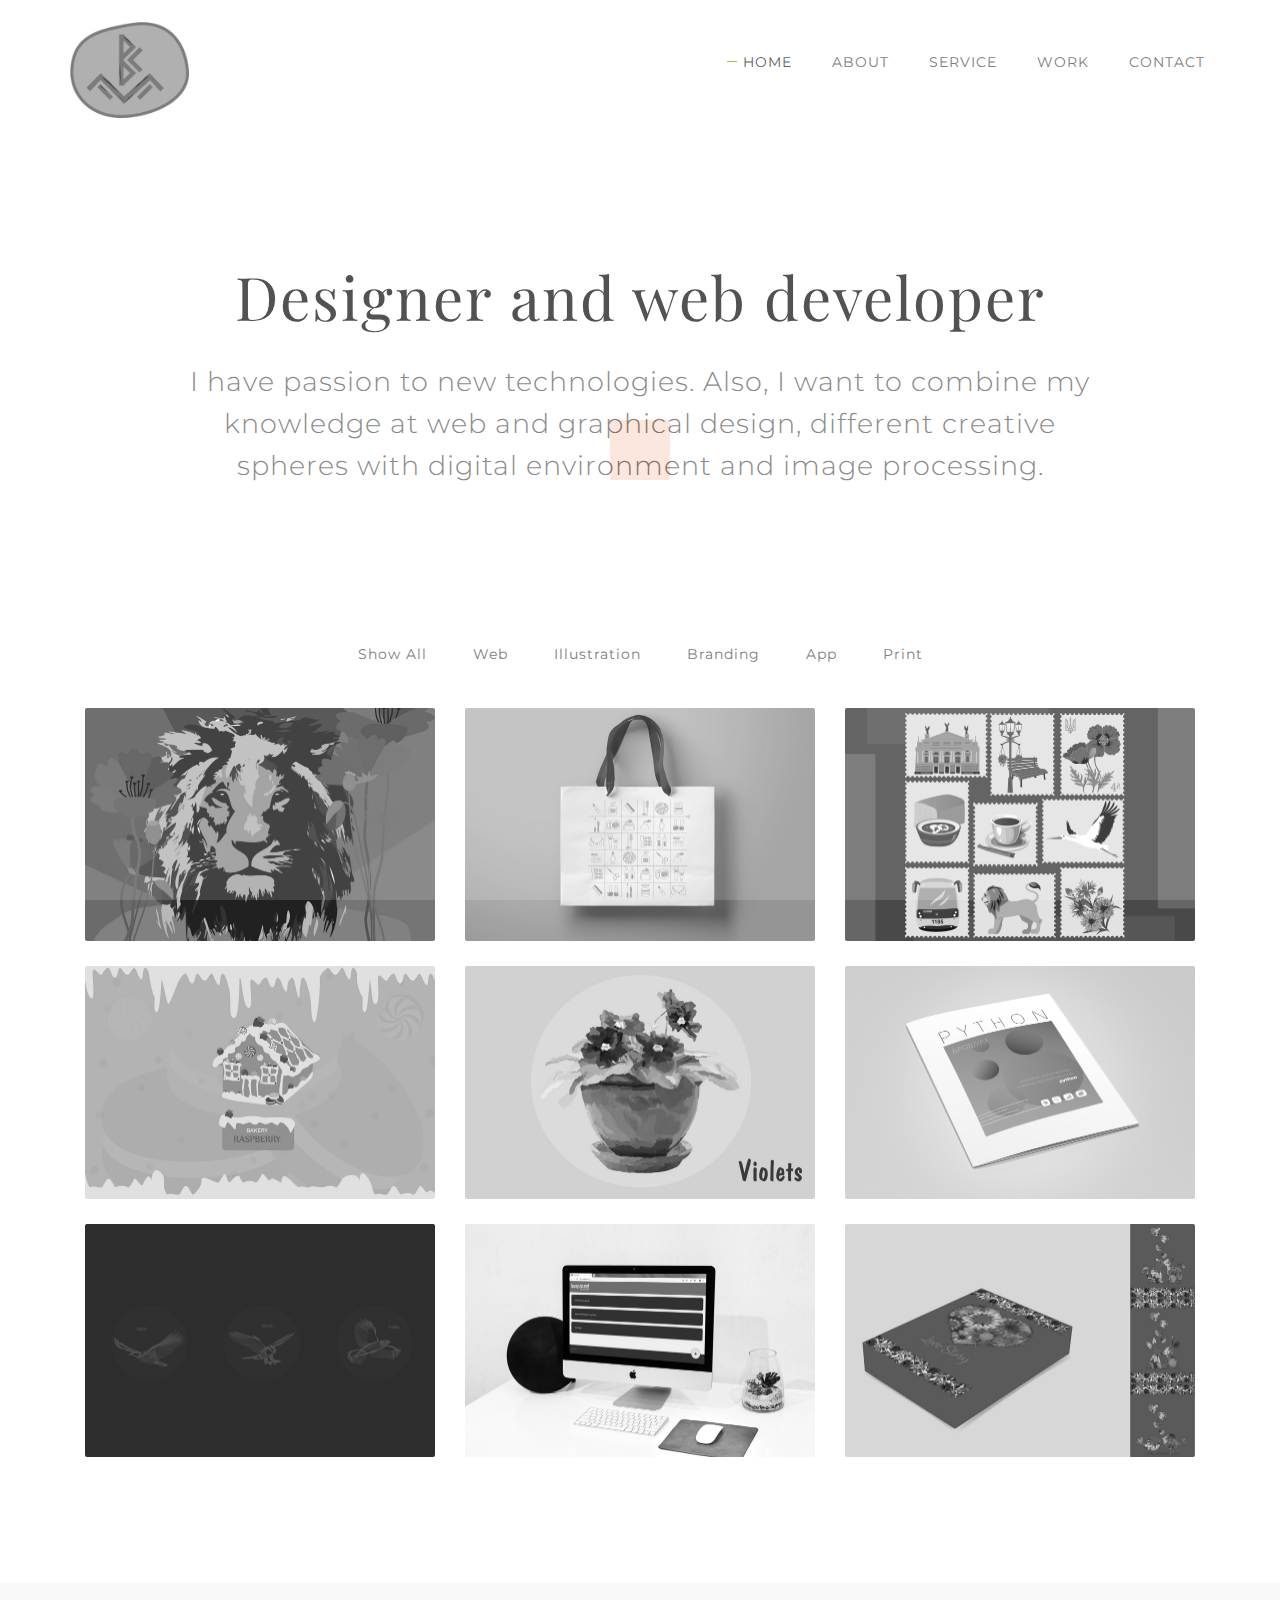
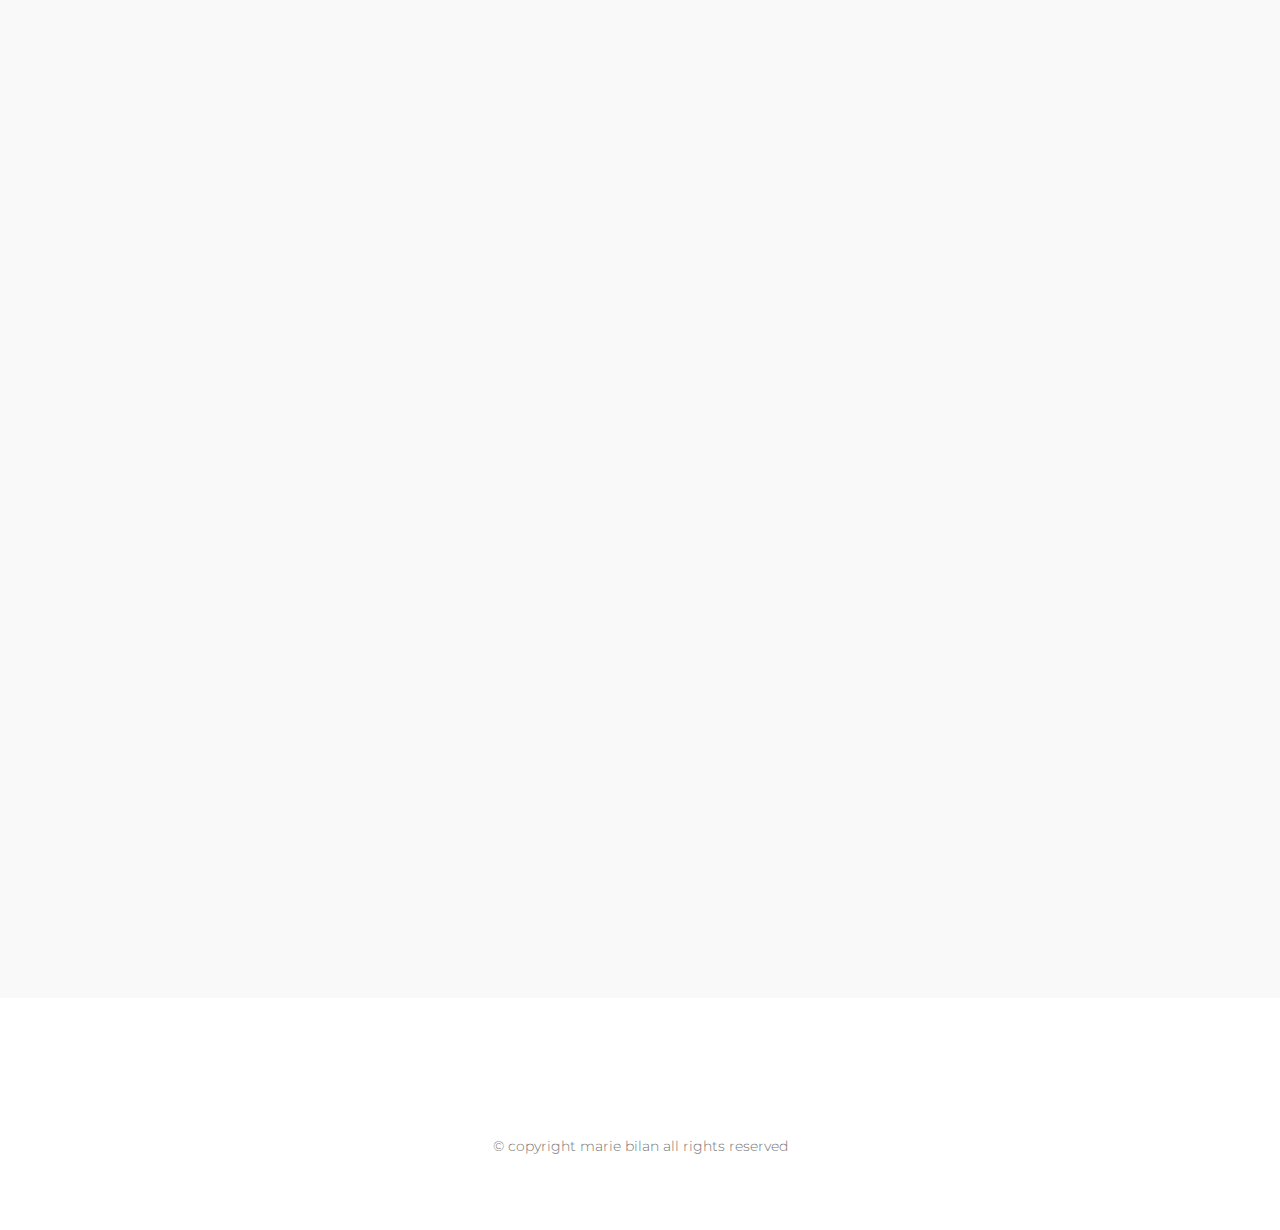
<file: index.html>
<!DOCTYPE html>
<html lang="en">
    <head>

        <meta charset="UTF-8">
        <meta http-equiv="X-UA-Compatible" content="IE=Edge">
        <meta name="description" content="Portfolio Website Design">
        <meta name="keywords" content="designer, photoshop, illustrator, krita, axure rp, figma, blender 3d, developer, html css javascript user">
        <meta name="author" content="Marie Bilan">
        <meta name="viewport" content="width=device-width, initial-scale=1, maximum-scale=1">
        <link rel="shortcut icon" href="favicon/favicon.ico">
		<link rel="icon" sizes="16x16 32x32 64x64" href="favicon/favicon.ico">
		<link rel="icon" type="image/png" sizes="196x196" href="favicon/favicon-192.png">
		<link rel="icon" type="image/png" sizes="160x160" href="favicon/favicon-160.png">
		<link rel="icon" type="image/png" sizes="96x96" href="favicon/favicon-96.png">
		<link rel="icon" type="image/png" sizes="64x64" href="favicon/favicon-64.png">
		<link rel="icon" type="image/png" sizes="32x32" href="favicon/favicon-32.png">
		<link rel="icon" type="image/png" sizes="16x16" href="favicon/favicon-16.png">
		<link rel="apple-touch-icon" href="favicon/favicon-57.png">
		<link rel="apple-touch-icon" sizes="114x114" href="favicon/favicon-114.png">
		<link rel="apple-touch-icon" sizes="72x72" href="favicon/favicon-72.png">
		<link rel="apple-touch-icon" sizes="144x144" href="favicon/favicon-144.png">
		<link rel="apple-touch-icon" sizes="60x60" href="favicon/favicon-60.png">
		<link rel="apple-touch-icon" sizes="120x120" href="favicon/favicon-120.png">
		<link rel="apple-touch-icon" sizes="76x76" href="favicon/favicon-76.png">
		<link rel="apple-touch-icon" sizes="152x152" href="favicon/favicon-152.png">
		<link rel="apple-touch-icon" sizes="180x180" href="favicon/favicon-180.png">
		<meta name="msapplication-TileColor" content="#FFFFFF">
		<meta name="msapplication-TileImage" content="favicon/favicon-144.png">
		<meta name="msapplication-config" content="favicon/browserconfig.xml">

        <title>Marie Bilan</title>

        <!-- Bootstrap CSS -->
        <link rel="stylesheet" href="css/bootstrap.min.css"> 

        <!-- Main css -->
        <link rel="stylesheet" href="css/style.css">

        <!-- Animate CSS -->
        <link rel="stylesheet" href="css/animate.css">

        <!-- Font Awesome Icons CSS -->
        <link rel="stylesheet" href="css/font-awesome.min.css">

        <!-- Magnific-popup CSS -->
        <link rel="stylesheet" href="css/magnific-popup.css">

        <!-- Google Fonts Link -->
        <link href="https://fonts.googleapis.com/css?family=Montserrat:100,200,300,400,500,600,700,800,900" rel="stylesheet" type="text/css">
        <link href="https://fonts.googleapis.com/css?family=Playfair+Display:400,700,900" rel="stylesheet" type="text/css">

    </head>
    <body>


        <!-- PRE LOADER -->

        <div class="preloader">
             <div class="sk-spinner sk-spinner-pulse"></div>
        </div>



        <!-- Navigation Section -->

        <div class="navbar navbar-default navbar-static-top">
            <div class="container">
                 <div class="navbar-header">
                    <button class="navbar-toggle" data-toggle="collapse" data-target=".navbar-collapse">
                        <span class="icon icon-bar"></span>
                        <span class="icon icon-bar"></span>
                        <span class="icon icon-bar"></span>
                    </button>
                    <div class='hidden-xs hidden-sm'>
                    <a href="index.html" class="logo"><img src="img/logo.png" title="mariebilan" class="img-responsive" alt="mariebilan"></a>
                    </div>
                    </div>
                <div class="collapse navbar-collapse">
                    <ul class="nav navbar-nav navbar-right">
                        <li class="active"><a href="index.html">Home</a></li>
                        <li><a href="about.html">About</a></li>
                        <li><a href="service.html">Service</a></li>
                        <li><a href="work.html">Work</a></li>
                        <li><a href="contact.html">Contact</a></li>
                    </ul>
                </div>

            </div>
        </div>
        
        <!-- Home Section -->

        <section id="home" class="main">
            <div class="container">
                <div class="row">

                    <div class="col-md-12 col-sm-12">
                        <h1 class="wow fadeInUp head" data-wow-delay="0.6s">Designer and web developer</h1>
                        <p class="wow fadeInUp lr-pd" data-wow-delay="0.8s">I have passion to new technologies. Also, I want to combine my knowledge at web and graphical design, different creative spheres with digital environment and image processing.</p>
                    </div>

                </div>
            </div>
        </section>


        <!-- Portfolio Section -->

        <section id="portfolio">
            <div class="container">
                <div class="row">

                    <div class="col-md-12 col-sm-12">

                        <!-- work section -->
                            <div class="work-section wow fadeInUp" data-wow-delay="1s">

                                <ul class="filter-wrapper clearfix">
                                     <li><a href="#" data-filter="*" class="selected opc-main-bg">Show All</a></li>
                                     <li><a href="#" class="opc-main-bg" data-filter=".web">Web</a></li>
                                     <li><a href="#" class="opc-main-bg" data-filter=".illustration">Illustration</a></li>
                                     <li><a href="#" class="opc-main-bg" data-filter=".branding">Branding</a></li>
                                     <li><a href="#" class="opc-main-bg" data-filter=".app">App</a></li>
                                    <li><a href="#" class="opc-main-bg" data-filter=".print">Print</a></li>
                                </ul>

                                <!-- work box section -->
                                <div class="work-box-section wow fadeInUp" data-wow-delay="1.4s">
                                    <div class="work-box-wrapper col4-work-box">

                                        <div class="work-box graphic web app col-md-4 col-sm-6">
                                            <div class="portfolio-thumb">
                                                <a href="img/portfolio-img1.jpg" class="image-popup">
                                                    <div class="portfolio-item-hover">
                                                        <i class="fa fa-plus"></i>
                                                    </div>
                                                    <img src="img/portfolio-img1.jpg" class="img-responsive" alt="Portfolio">
                                                </a>
                                            </div>
                                        </div>

                                        <div class="work-box graphic branding print col-md-4 col-sm-6">
                                            <div class="portfolio-thumb">
                                                <a href="img/portfolio-img2.jpg" class="image-popup">
                                                    <div class="portfolio-item-hover">
                                                        <i class="fa fa-plus"></i>
                                                    </div>
                                                    <img src="img/portfolio-img2.jpg" class="img-responsive" alt="Portfolio">
                                                </a>
                                            </div>
                                        </div>

                                        <div class="work-box graphic illustration col-md-4 col-sm-6">
                                            <div class="portfolio-thumb">
                                                <a href="img/portfolio-img3.jpg" class="image-popup">
                                                    <div class="portfolio-item-hover">
                                                        <i class="fa fa-plus"></i>
                                                    </div>
                                                    <img src="img/portfolio-img3.jpg" class="img-responsive" alt="Portfolio">
                                                </a>
                                            </div>
                                        </div>

                                        <div class="work-box graphic branding col-md-4 col-sm-6">
                                            <div class="portfolio-thumb">
                                                <a href="img/portfolio-img4.jpg" class="image-popup">
                                                    <div class="portfolio-item-hover">
                                                        <i class="fa fa-plus"></i>
                                                    </div>
                                                    <img src="img/portfolio-img4.jpg" class="img-responsive" alt="Portfolio">
                                                </a>
                                            </div>
                                        </div>

                                        <div class="work-box web illustration col-md-4 col-sm-6">
                                            <div class="portfolio-thumb">
                                                <a href="img/portfolio-img5.jpg" class="image-popup">
                                                    <div class="portfolio-item-hover">
                                                        <i class="fa fa-plus"></i>
                                                    </div>
                                                    <img src="img/portfolio-img5.jpg" class="img-responsive" alt="Portfolio">
                                                </a>
                                            </div>
                                        </div>

                                        <div class="work-box print col-md-4 col-sm-6">
                                            <div class="portfolio-thumb">
                                                <a href="img/portfolio-img6.jpg" class="image-popup">
                                                    <div class="portfolio-item-hover">
                                                        <i class="fa fa-plus"></i>
                                                    </div>
                                                    <img src="img/portfolio-img6.jpg" class="img-responsive" alt="Portfolio">
                                                </a>
                                            </div>
                                        </div>

                                        <div class="work-box web col-md-4 col-sm-6">
                                            <div class="portfolio-thumb">
                                                <a href="img/portfolio-img7.jpg" class="image-popup">
                                                    <div class="portfolio-item-hover">
                                                        <i class="fa fa-plus"></i>
                                                    </div>
                                                    <img src="img/portfolio-img7.jpg" class="img-responsive" alt="Portfolio">
                                                </a>
                                            </div>
                                        </div>

                                        <div class="work-box graphic web app col-md-4 col-sm-6">
                                            <div class="portfolio-thumb">
                                                <a href="img/portfolio-img8.jpg" class="image-popup">
                                                    <div class="portfolio-item-hover">
                                                        <i class="fa fa-plus"></i>
                                                    </div>
                                                    <img src="img/portfolio-img8.jpg" class="img-responsive" alt="Portfolio">
                                                </a>
                                            </div>
                                        </div>

                                        <div class="work-box illustration branding print col-md-4 col-sm-6">
                                            <div class="portfolio-thumb">
                                                <a href="img/portfolio-img9.jpg" class="image-popup">
                                                    <div class="portfolio-item-hover">
                                                        <i class="fa fa-plus"></i>
                                                    </div>
                                                    <img src="img/portfolio-img9.jpg" class="img-responsive" alt="Portfolio">
                                                </a>
                                            </div>
                                        </div>

                                     </div>
                                </div>

                            </div>

                    </div>

                </div>
            </div>
        </section>

        
        <!-- CTA Section -->

        <section id="cta" class="bg-gray">
            <div class="container">
                <div class="row">
                        <div class="col-md-12 col-sm-12">
                                <div class="fox wow bounceIn centered" data-wow-duration="2s" data-wow-offset="300">
                                    <img src="img/fox.png" class="img-responsive" alt="fox" title="fox">
                                </div>
                            </div>

                    <div class="col-md-offset-2 col-md-8 col-sm-12">
                        <p class="wow fadeInUp" data-wow-delay="0.4s">My name is Marie. I'm graphic designer and web developer. <br> I bring a range of skills from print design, illustration design, ui-ux, programming to beautiful design and web technologies. <br> I always looking for great people to vibe with, let's connect through my social channels below.</p>
                        <a href="about.html" class="wow fadeInUp btn btn-success" data-wow-delay="0.8s">ABOUT ME</a>
                    </div>

                </div>
            </div>
        </section>
        

        <!-- Footer Section -->

        <footer>
                        
            <div class="container">
                <div class="row">                   
                   <div>
                        <div class="footer-copyright">
                                                  
                            <ul class="social-icon">	
                                <li><a target="_blank" rel="nofollow noopener noreferrer" title="facebook" href="https://www.facebook.com/marie.bilan.3" class="fa fa-facebook wow fadeInUp" data-wow-delay="0.2s"></a></li>
                                <li><a target="_blank" rel="nofollow noopener noreferrer" title="github" href="https://github.com/mariebilan" class="fa fa-github wow fadeInUp" data-wow-delay="0.4s"></a></li>
                                <li><a target="_blank" rel="nofollow noopener noreferrer" title="linkedin" href="https://www.linkedin.com/in/maria-bilan-7962a5180" class="fa fa-linkedin wow fadeInUp" data-wow-delay="0.6s"></a></li>
                                <li><a target="_blank" rel="nofollow noopener noreferrer" title="instagram" href="https://www.instagram.com/marie.bilan/" class="fa fa-instagram wow fadeInUp" data-wow-delay="0.8s"></a></li>
                                <li><a target="_blank" rel="nofollow noopener noreferrer" title="behance" href="https://www.behance.net/mariebilan" class="fa fa-behance wow fadeInUp" data-wow-delay="1s"></a></li>
                            </ul>
                            <p class="small">&copy copyright marie bilan all rights reserved</p>
                        </div>
                    </div>
                  
                </div>
            </div>
        </footer>


        <!-- Back top -->

        <a href="#" class="go-top"><i class="fa fa-angle-up"></i></a>


        <!-- SCRIPTS -->

        <script src="js/jquery.js"></script>
        <script src="js/bootstrap.min.js"></script>
        <script src="js/wow.min.js"></script>
        <script src="js/isotope.js"></script>
        <script src="js/imagesloaded.min.js"></script>
        <script src="js/jquery.magnific-popup.min.js"></script>
        <script src="js/magnific-popup-options.js"></script>
        <script src="js/custom.js"></script>
        
              
    </body>
</html>
</file>
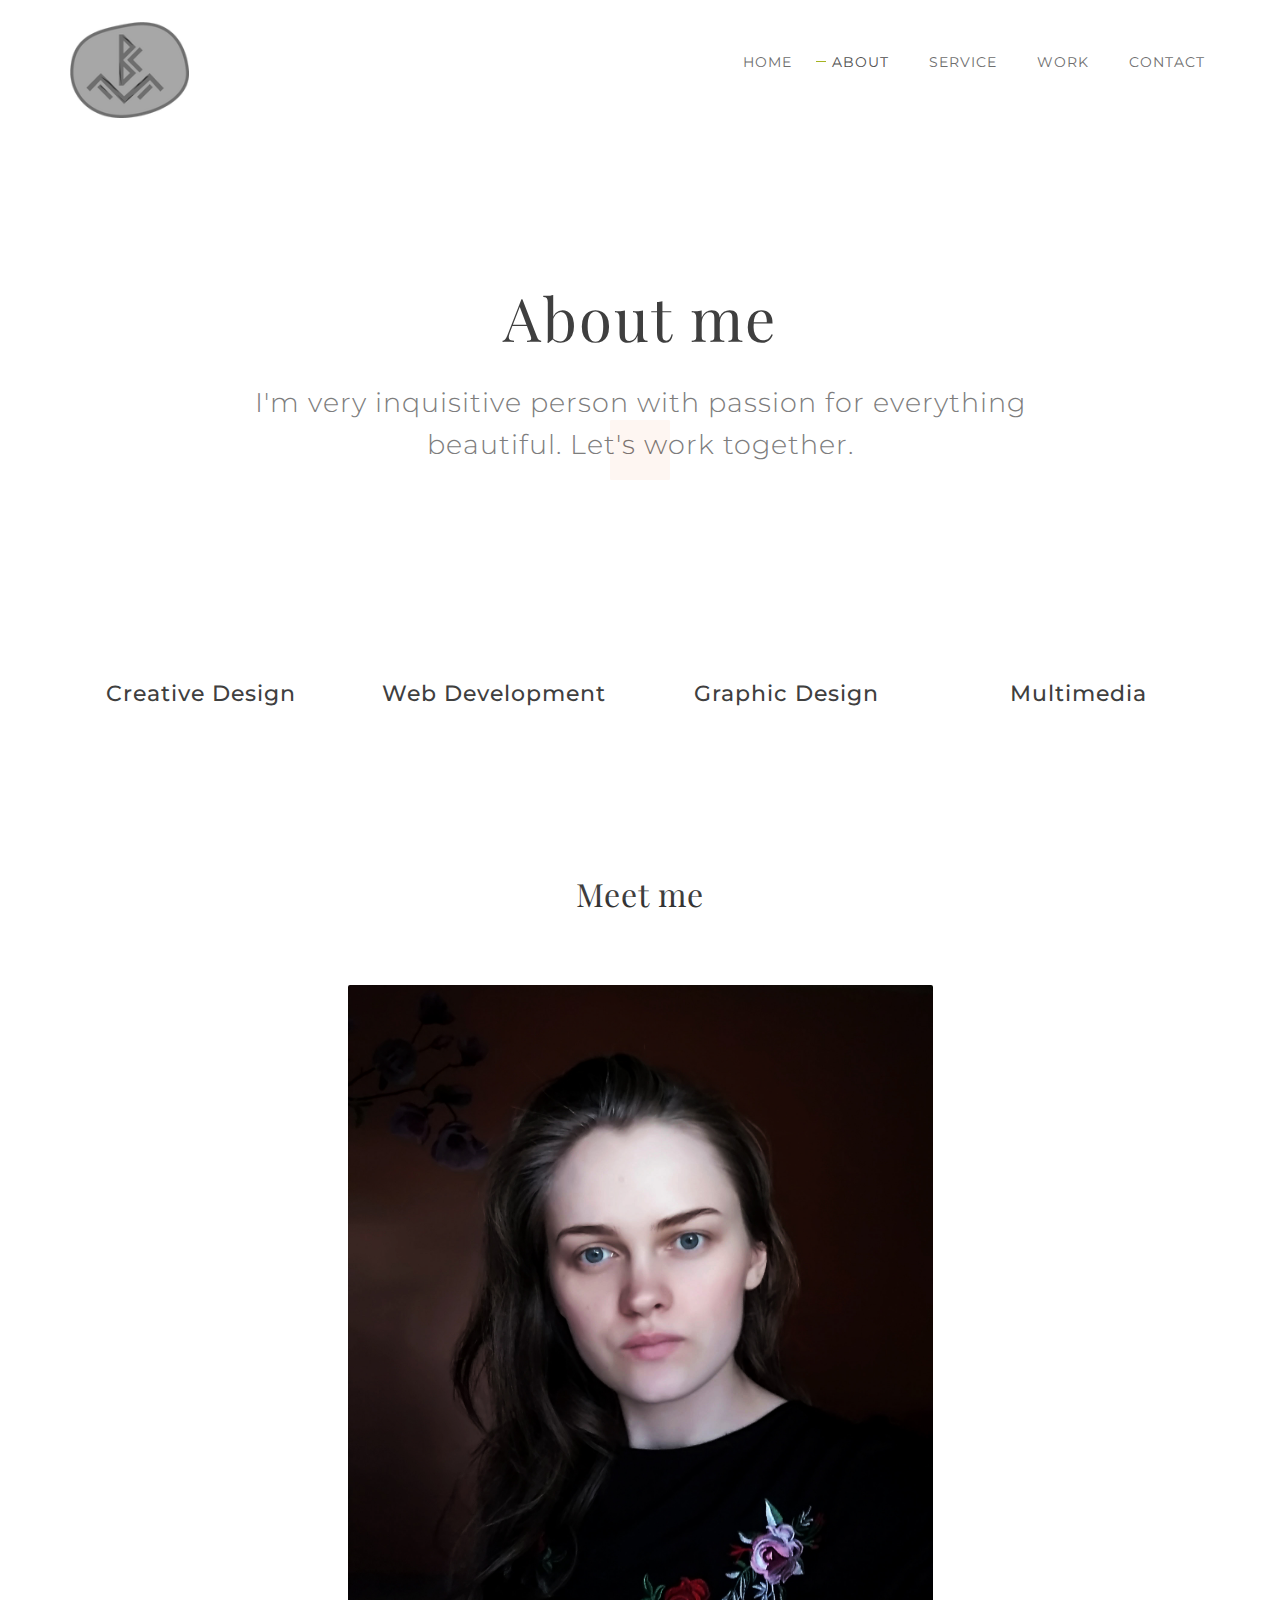
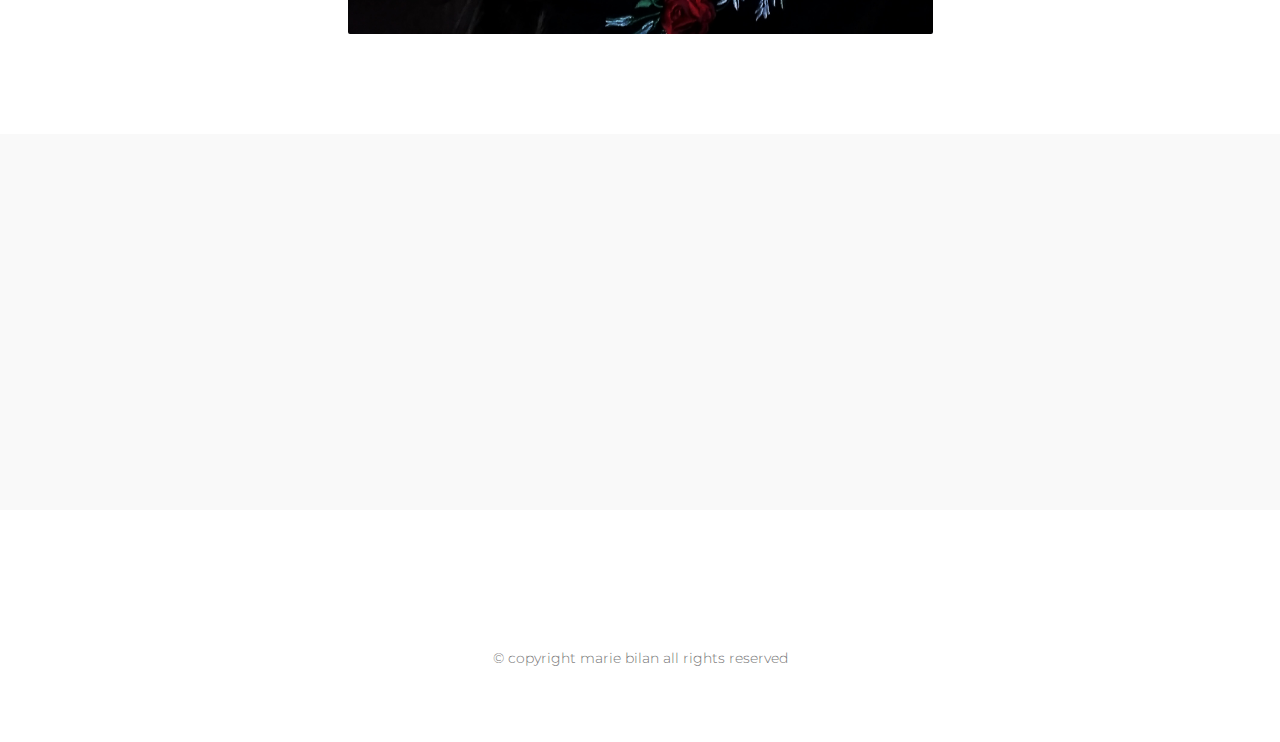
<file: about.html>
<!DOCTYPE html>
<html lang="en">
    <head>

        <meta charset="UTF-8">
        <meta http-equiv="X-UA-Compatible" content="IE=Edge">
        <meta name="description" content="">
        <meta name="keywords" content="">
        <meta name="author" content="GeTheme">
        <meta name="viewport" content="width=device-width, initial-scale=1, maximum-scale=1">
        <link rel="shortcut icon" href="favicon/favicon.ico">
        <link rel="icon" sizes="16x16 32x32 64x64" href="favicon/favicon.ico">
        <link rel="icon" type="image/png" sizes="196x196" href="favicon/favicon-192.png">
        <link rel="icon" type="image/png" sizes="160x160" href="favicon/favicon-160.png">
        <link rel="icon" type="image/png" sizes="96x96" href="favicon/favicon-96.png">
        <link rel="icon" type="image/png" sizes="64x64" href="favicon/favicon-64.png">
        <link rel="icon" type="image/png" sizes="32x32" href="favicon/favicon-32.png">
        <link rel="icon" type="image/png" sizes="16x16" href="favicon/favicon-16.png">
        <link rel="apple-touch-icon" href="favicon/favicon-57.png">
        <link rel="apple-touch-icon" sizes="114x114" href="favicon/favicon-114.png">
        <link rel="apple-touch-icon" sizes="72x72" href="favicon/favicon-72.png">
        <link rel="apple-touch-icon" sizes="144x144" href="favicon/favicon-144.png">
        <link rel="apple-touch-icon" sizes="60x60" href="favicon/favicon-60.png">
        <link rel="apple-touch-icon" sizes="120x120" href="favicon/favicon-120.png">
        <link rel="apple-touch-icon" sizes="76x76" href="favicon/favicon-76.png">
        <link rel="apple-touch-icon" sizes="152x152" href="favicon/favicon-152.png">
        <link rel="apple-touch-icon" sizes="180x180" href="favicon/favicon-180.png">
        <meta name="msapplication-TileColor" content="#FFFFFF">
        <meta name="msapplication-TileImage" content="favicon/favicon-144.png">
        <meta name="msapplication-config" content="favicon/browserconfig.xml">

        <title>Marie Bilan</title>

        <!-- Bootstrap CSS -->
        <link rel="stylesheet" href="css/bootstrap.min.css"> 

        <!-- Main css -->
        <link rel="stylesheet" href="css/style.css">

        <!-- Animate CSS -->
        <link rel="stylesheet" href="css/animate.css">

        <!-- Font Awesome Icons CSS -->
        <link rel="stylesheet" href="css/font-awesome.min.css">

        <!-- Magnific-popup CSS -->
        <link rel="stylesheet" href="css/magnific-popup.css">

        <!-- Google Fonts Link -->
        <link href="https://fonts.googleapis.com/css?family=Montserrat:100,200,300,400,500,600,700,800,900" rel="stylesheet" type="text/css">
        <link href="https://fonts.googleapis.com/css?family=Playfair+Display:400,700,900" rel="stylesheet" type="text/css">

    </head>
    <body>


        <!-- PRE LOADER -->

        <div class="preloader">
             <div class="sk-spinner sk-spinner-pulse"></div>
        </div>



        <!-- Navigation Section -->

        <div class="navbar navbar-default navbar-static-top">
            <div class="container">

                <div class="navbar-header">
                    <button class="navbar-toggle" data-toggle="collapse" data-target=".navbar-collapse">
                        <span class="icon icon-bar"></span>
                        <span class="icon icon-bar"></span>
                        <span class="icon icon-bar"></span>
                    </button>
                    <div class='hidden-xs hidden-sm'>
                    <a href="index.html" class="logo"><img src="img/logo.png" title="mariebilan" class="img-responsive" alt="mariebilan"></a>
                    </div>
                </div>

                <div class="collapse navbar-collapse">
                    <ul class="nav navbar-nav navbar-right">
                        <li><a href="index.html">Home</a></li>
                        <li class="active"><a href="about.html">About</a></li>
                        <li><a href="service.html">Service</a></li>
                        <li><a href="work.html">Work</a></li>
                        <li><a href="contact.html">Contact</a></li>
                    </ul>
                </div>

            </div>
        </div>


        <!-- Home Section -->

        <section id="home" class="main-about">
            <div class="container">
                <div class="row">

                    <div class="col-md-12 col-sm-12">
                        <h1 class="wow fadeInUp head" data-wow-delay="0.6s">About me</h1>
                        <p class="wow fadeInUp lr-pd" data-wow-delay="0.8s">I'm very inquisitive person with passion for everything beautiful. Let's work together.</p>
                    </div>

                </div>
            </div>
        </section>


        <!-- About Section -->

        <section id="about">
            <div class="container">
                <div class="row">

                    <div class="wow fadeInUp col-md-3 col-sm-6" data-wow-delay="0.8s">
                        <div class="chart" data-percent="70"></div>
                        <h3>Creative Design</h3>
                    </div>

                    <div class="wow fadeInUp col-md-3 col-sm-6" data-wow-delay="0.8s">
                        <div class="chart" data-percent="30"></div>
                        <h3>Web Development</h3>
                    </div>
                    <div class="wow fadeInUp col-md-3 col-sm-6" data-wow-delay="0.8s">
                        <div class="chart" data-percent="90"></div>
                        <h3>Graphic Design</h3>
                    </div>
                    <div class="wow fadeInUp col-md-3 col-sm-6" data-wow-delay="0.8s">
                        <div class="chart" data-percent="45"></div>
                        <h3>Multimedia</h3>
                    </div>

                </div>
            </div>
        </section>


        <!-- My Photo -->

        <section id="justMe">
            <div class="container">
                <div class="row">

                    <div class="col-md-12 col-sm-12">
                        <div class="wow bounceIn section-title">
                            <h2>Meet me</h2>
                        </div>
                    </div>

                    <div class="wow fadeInUp centered" data-wow-delay="0.4s">
                        <div class="justMe-thumb">
                            <img src="img/img_01.jpg" class="img-responsive" alt="Marie">
                                <div class="justMe-overlay">
                                    <h3>Marie</h3>
                                    <h4>Creative developer</h4>
                                </div>
                        </div>
                    </div>

                 </div>
            </div>
        </section>

        <!-- CTA Section -->

        <section id="cta" class="bg-gray">
            <div class="container">
                <div class="row">

                    <div class="col-md-offset-2 col-md-8 col-sm-12">
                        <p class="wow fadeInUp" data-wow-delay="0.4s">I'm open to good work collaboration. <br> Please, feel free to contact me.</p>
                        <a href="contact.html" class="wow fadeInUp btn btn-success" data-wow-delay="0.8s">GET IN TOUCH</a>
                    </div>

                </div>
            </div>
        </section>


        <!-- Footer Section -->

        <footer>
            <div class="container">
                <div class="row">

                    <div class="col-md-12 col-sm-12">
                        <div class="footer-copyright">
                            <ul class="social-icon">	
                                <li><a target="_blank" rel="nofollow noopener noreferrer" title="facebook" href="https://www.facebook.com/marie.bilan.3" class="fa fa-facebook wow fadeInUp" data-wow-delay="0.2s"></a></li>
                                <li><a target="_blank" rel="nofollow noopener noreferrer" title="github" href="https://github.com/mariebilan" class="fa fa-github wow fadeInUp" data-wow-delay="0.4s"></a></li>
                                <li><a target="_blank" rel="nofollow noopener noreferrer" title="linkedin" href="https://www.linkedin.com/in/maria-bilan-7962a5180" class="fa fa-linkedin wow fadeInUp" data-wow-delay="0.6s"></a></li>
                                <li><a target="_blank" rel="nofollow noopener noreferrer" title="instagram" href="https://www.instagram.com/marie.bilan/" class="fa fa-instagram wow fadeInUp" data-wow-delay="0.8s"></a></li>
                                <li><a target="_blank" rel="nofollow noopener noreferrer" title="behance" href="https://www.behance.net/mariebilan" class="fa fa-behance wow fadeInUp" data-wow-delay="1s"></a></li>
                            </ul>
                            <p class="small">&copy copyright marie bilan all rights reserved</p>
                        </div>
                    </div>

                </div>
            </div>
        </footer>


        <!-- Back top -->

        <a href="#" class="go-top"><i class="fa fa-angle-up"></i></a>


        <!-- SCRIPTS -->

        <script src="js/jquery.js"></script>
        <script src="js/bootstrap.min.js"></script>
        <script src="js/wow.min.js"></script>
        <script src="js/jquery.easypiechart.min.js"></script>
        <script src="js/custom.js"></script>

    </body>
</html>
</file>
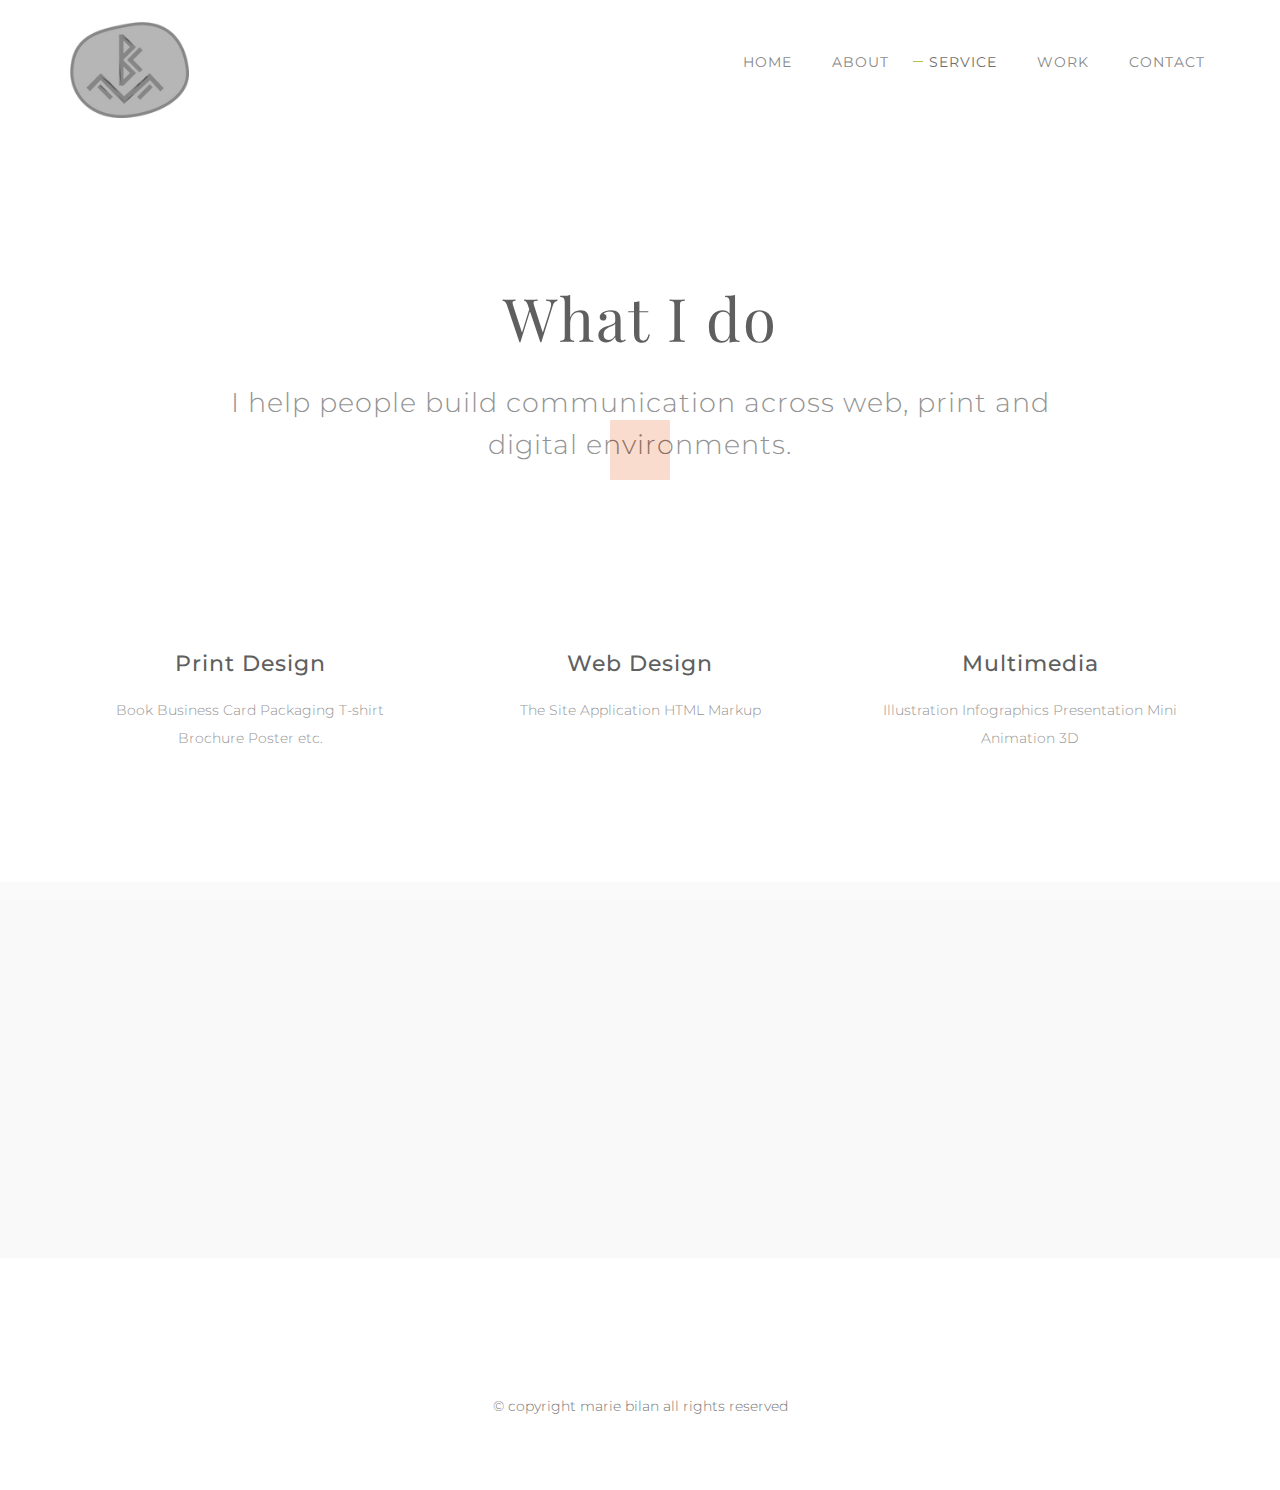
<file: service.html>
<!DOCTYPE html>
<html lang="en">
    <head>

        <meta charset="UTF-8">
        <meta http-equiv="X-UA-Compatible" content="IE=Edge">
        <meta name="description" content="">
        <meta name="keywords" content="">
        <meta name="author" content="GeTheme">
        <meta name="viewport" content="width=device-width, initial-scale=1, maximum-scale=1">
        <link rel="shortcut icon" href="favicon/favicon.ico">
        <link rel="icon" sizes="16x16 32x32 64x64" href="favicon/favicon.ico">
        <link rel="icon" type="image/png" sizes="196x196" href="favicon/favicon-192.png">
        <link rel="icon" type="image/png" sizes="160x160" href="favicon/favicon-160.png">
        <link rel="icon" type="image/png" sizes="96x96" href="favicon/favicon-96.png">
        <link rel="icon" type="image/png" sizes="64x64" href="favicon/favicon-64.png">
        <link rel="icon" type="image/png" sizes="32x32" href="favicon/favicon-32.png">
        <link rel="icon" type="image/png" sizes="16x16" href="favicon/favicon-16.png">
        <link rel="apple-touch-icon" href="favicon/favicon-57.png">
        <link rel="apple-touch-icon" sizes="114x114" href="favicon/favicon-114.png">
        <link rel="apple-touch-icon" sizes="72x72" href="favicon/favicon-72.png">
        <link rel="apple-touch-icon" sizes="144x144" href="favicon/favicon-144.png">
        <link rel="apple-touch-icon" sizes="60x60" href="favicon/favicon-60.png">
        <link rel="apple-touch-icon" sizes="120x120" href="favicon/favicon-120.png">
        <link rel="apple-touch-icon" sizes="76x76" href="favicon/favicon-76.png">
        <link rel="apple-touch-icon" sizes="152x152" href="favicon/favicon-152.png">
        <link rel="apple-touch-icon" sizes="180x180" href="favicon/favicon-180.png">
        <meta name="msapplication-TileColor" content="#FFFFFF">
        <meta name="msapplication-TileImage" content="favicon/favicon-144.png">
        <meta name="msapplication-config" content="favicon/browserconfig.xml">

        <title>Marie Bilan</title>

        <!-- Bootstrap CSS -->
        <link rel="stylesheet" href="css/bootstrap.min.css"> 

        <!-- Main css -->
        <link rel="stylesheet" href="css/style.css">

        <!-- Animate CSS -->
        <link rel="stylesheet" href="css/animate.css">

        <!-- Font Awesome Icons CSS -->
        <link rel="stylesheet" href="css/font-awesome.min.css">

        <!-- Magnific-popup CSS -->
        <link rel="stylesheet" href="css/magnific-popup.css">

        <!-- Google Fonts Link -->
        <link href="https://fonts.googleapis.com/css?family=Montserrat:100,200,300,400,500,600,700,800,900" rel="stylesheet" type="text/css">
        <link href="https://fonts.googleapis.com/css?family=Playfair+Display:400,700,900" rel="stylesheet" type="text/css">

    </head>
    <body>

        <!-- PRE LOADER -->

        <div class="preloader">
             <div class="sk-spinner sk-spinner-pulse"></div>
        </div>



        <!-- Navigation Section -->

        <div class="navbar navbar-default navbar-static-top">
            <div class="container">

                <div class="navbar-header">
                    <button class="navbar-toggle" data-toggle="collapse" data-target=".navbar-collapse">
                        <span class="icon icon-bar"></span>
                        <span class="icon icon-bar"></span>
                        <span class="icon icon-bar"></span>
                    </button>
                    <div class='hidden-xs hidden-sm'>
                    <a href="index.html" class="logo"><img src="img/logo.png" title="mariebilan" class="img-responsive" alt="mariebilan"></a>
                    </div>
                </div>

                <div class="collapse navbar-collapse">
                    <ul class="nav navbar-nav navbar-right">
                        <li><a href="index.html">Home</a></li>
                        <li><a href="about.html">About</a></li>
                        <li class="active"><a href="service.html">Service</a></li>
                        <li><a href="work.html">Work</a></li>
                        <li><a href="contact.html">Contact</a></li>
                    </ul>
                </div>

            </div>
        </div>


        <!-- Home Section -->

        <section id="home" class="main-service">
            <div class="container">
                <div class="row">

                    <div class="col-md-12 col-sm-12">
                        <h1 class="wow fadeInUp head" data-wow-delay="0.6s">What I do</h1>
                        <p class="wow fadeInUp lr-pd" data-wow-delay="0.8s">I help people build communication across web, print and digital environments.</p>
                    </div>

                </div>
            </div>
        </section>


        <!-- Service Section -->

        <section id="service">
            <div class="container">
                <div class="row">

                    <div class="wow fadeInUp col-md-4 col-sm-6" data-wow-delay="0.2s">
                        <div class="bg-white">
                                <h3>Print Design</h3>
                                <p class="small">Book Business Card Packaging T-shirt Brochure Poster etc.</p>
                        </div>
                    </div>

                    <div class="wow fadeInUp col-md-4 col-sm-6" data-wow-delay="0.4s">
                        <div class="bg-white">
                                <h3>Web Design</h3>
                                <p class="small">The Site Application HTML Markup</p>
                        </div>
                    </div>

                    <div class="wow fadeInUp col-md-4 col-sm-6" data-wow-delay="0.6s">
                        <div class="bg-white">
                                <h3>Multimedia</h3>
                                <p class="small">Illustration Infographics Presentation Mini Animation 3D</p>
                        </div>
                    </div>
                    
                </div>
            </div>
        </section>


        <!-- CTA Section -->

        <section id="cta" class="bg-gray">
            <div class="container">
                <div class="row">

                    <div class="col-md-offset-2 col-md-8 col-sm-12">
                        <p class="wow fadeInUp" data-wow-delay="0.4s">I try my best when I do project. I'm very happy to present the great results and good finished product.</p>
                        <a href="work.html" class="wow fadeInUp btn btn-success" data-wow-delay="0.8s">CHECK MY WORKS</a>
                    </div>

                </div>
            </div>
        </section>


        <!-- Footer Section -->

        <footer>
            <div class="container">
                <div class="row">

                    <div class="col-md-12 col-sm-12">
                        <div class="footer-copyright">
                            <ul class="social-icon">	
                                <li><a target="_blank" rel="nofollow noopener noreferrer" title="facebook" href="https://www.facebook.com/marie.bilan.3" class="fa fa-facebook wow fadeInUp" data-wow-delay="0.2s"></a></li>
                                <li><a target="_blank" rel="nofollow noopener noreferrer" title="github" href="https://github.com/mariebilan" class="fa fa-github wow fadeInUp" data-wow-delay="0.4s"></a></li>
                                <li><a target="_blank" rel="nofollow noopener noreferrer" title="linkedin" href="https://www.linkedin.com/in/maria-bilan-7962a5180" class="fa fa-linkedin wow fadeInUp" data-wow-delay="0.6s"></a></li>
                                <li><a target="_blank" rel="nofollow noopener noreferrer" title="instagram" href="https://www.instagram.com/marie.bilan/" class="fa fa-instagram wow fadeInUp" data-wow-delay="0.8s"></a></li>
                                <li><a target="_blank" rel="nofollow noopener noreferrer" title="behance" href="https://www.behance.net/mariebilan" class="fa fa-behance wow fadeInUp" data-wow-delay="1s"></a></li>
                            </ul>
                            <p class="small">&copy copyright marie bilan all rights reserved</p>
                        </div>
                    </div>

                </div>
            </div>
        </footer>


        <!-- Back top -->

        <a href="#" class="go-top"><i class="fa fa-angle-up"></i></a>


        <!-- SCRIPTS -->

        <script src="js/jquery.js"></script>
        <script src="js/bootstrap.min.js"></script>
        <script src="js/wow.min.js"></script>
        <script src="js/custom.js"></script>

    </body>
</html>
</file>
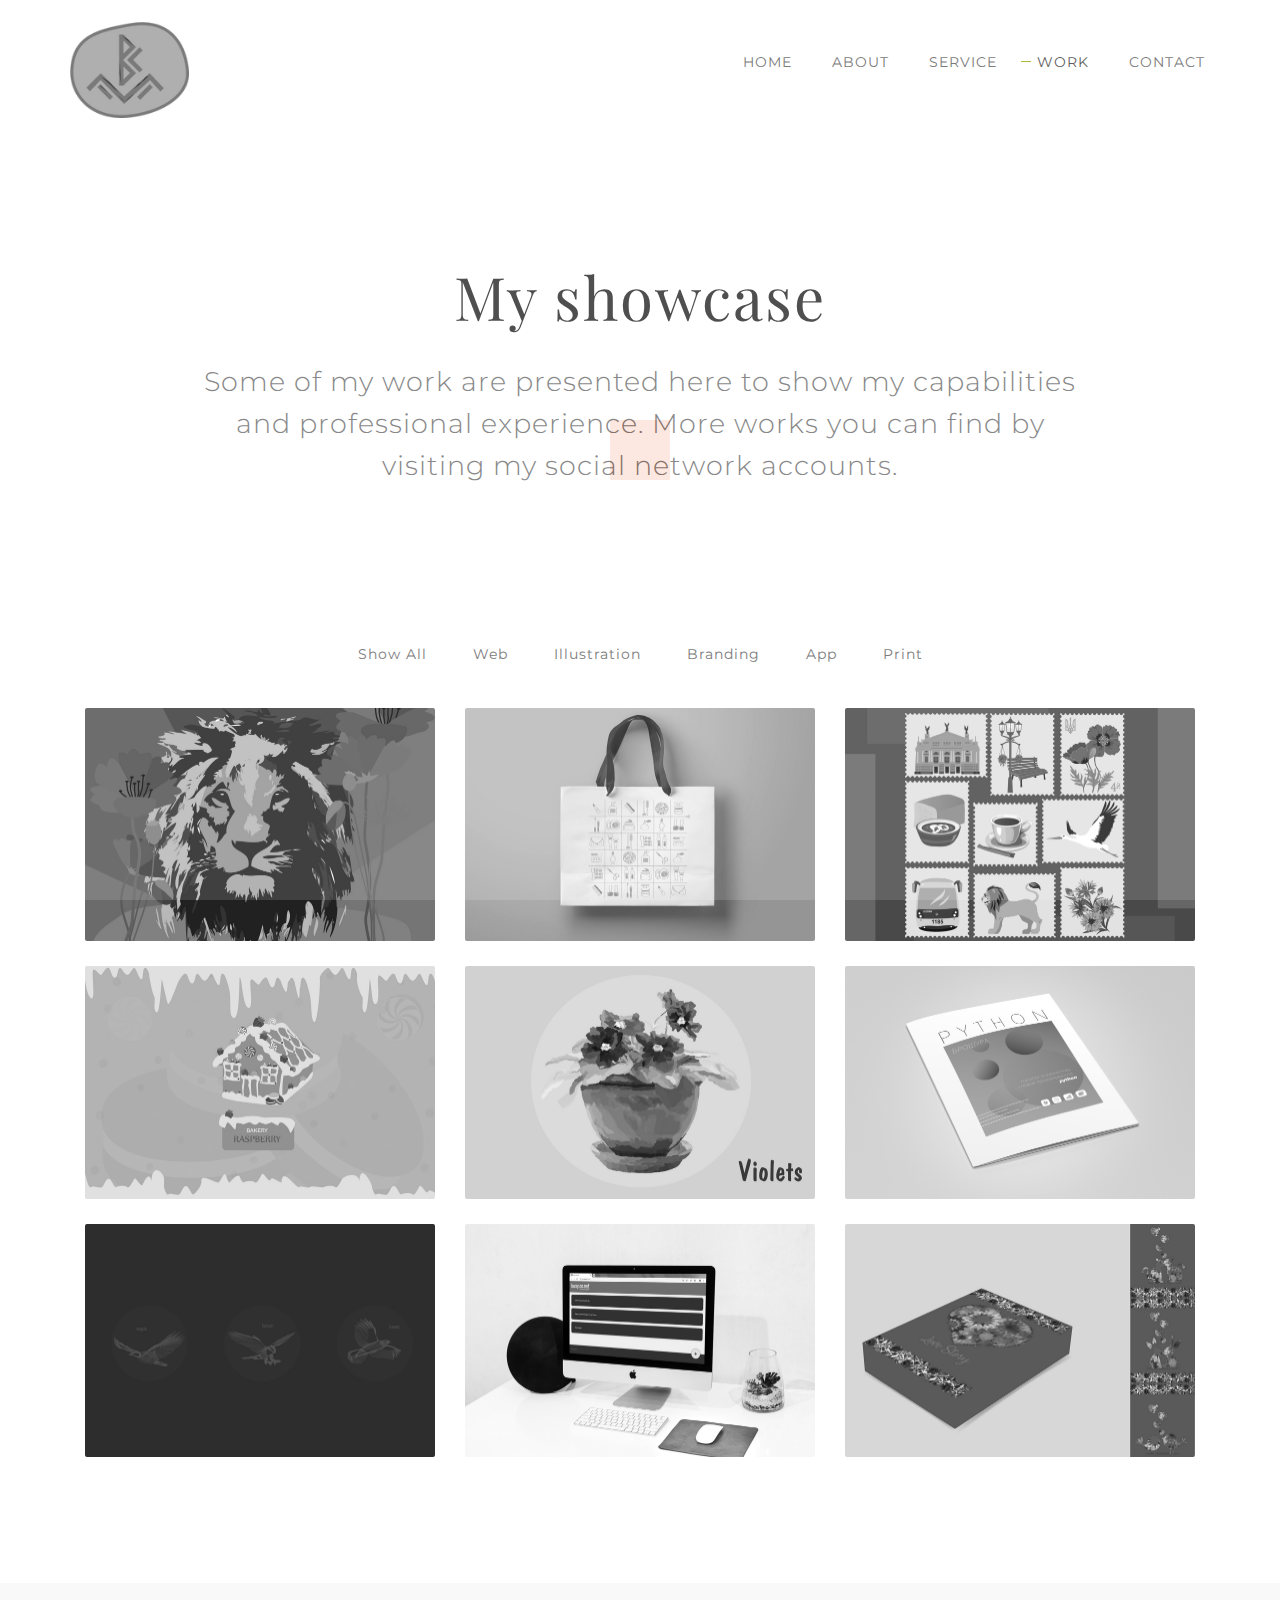
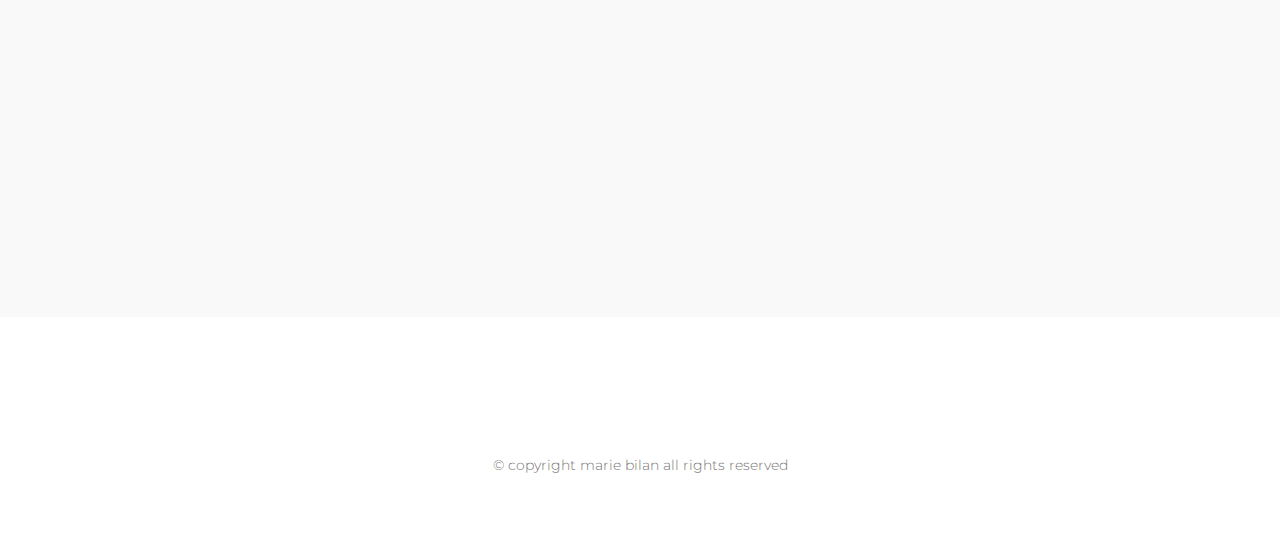
<file: work.html>
<!DOCTYPE html>
<html lang="en">
    <head>

        <meta charset="UTF-8">
        <meta http-equiv="X-UA-Compatible" content="IE=Edge">
        <meta name="description" content="">
        <meta name="keywords" content="">
        <meta name="author" content="GeTheme">
        <meta name="viewport" content="width=device-width, initial-scale=1, maximum-scale=1">
        <link rel="shortcut icon" href="favicon/favicon.ico">
        <link rel="icon" sizes="16x16 32x32 64x64" href="favicon/favicon.ico">
        <link rel="icon" type="image/png" sizes="196x196" href="favicon/favicon-192.png">
        <link rel="icon" type="image/png" sizes="160x160" href="favicon/favicon-160.png">
        <link rel="icon" type="image/png" sizes="96x96" href="favicon/favicon-96.png">
        <link rel="icon" type="image/png" sizes="64x64" href="favicon/favicon-64.png">
        <link rel="icon" type="image/png" sizes="32x32" href="favicon/favicon-32.png">
        <link rel="icon" type="image/png" sizes="16x16" href="favicon/favicon-16.png">
        <link rel="apple-touch-icon" href="favicon/favicon-57.png">
        <link rel="apple-touch-icon" sizes="114x114" href="favicon/favicon-114.png">
        <link rel="apple-touch-icon" sizes="72x72" href="favicon/favicon-72.png">
        <link rel="apple-touch-icon" sizes="144x144" href="favicon/favicon-144.png">
        <link rel="apple-touch-icon" sizes="60x60" href="favicon/favicon-60.png">
        <link rel="apple-touch-icon" sizes="120x120" href="favicon/favicon-120.png">
        <link rel="apple-touch-icon" sizes="76x76" href="favicon/favicon-76.png">
        <link rel="apple-touch-icon" sizes="152x152" href="favicon/favicon-152.png">
        <link rel="apple-touch-icon" sizes="180x180" href="favicon/favicon-180.png">
        <meta name="msapplication-TileColor" content="#FFFFFF">
        <meta name="msapplication-TileImage" content="favicon/favicon-144.png">
        <meta name="msapplication-config" content="favicon/browserconfig.xml">

        <title>Marie Bilan</title>

        <!-- Bootstrap CSS -->
        <link rel="stylesheet" href="css/bootstrap.min.css"> 

        <!-- Main css -->
        <link rel="stylesheet" href="css/style.css">

        <!-- Animate CSS -->
        <link rel="stylesheet" href="css/animate.css">

        <!-- Font Awesome Icons CSS -->
        <link rel="stylesheet" href="css/font-awesome.min.css">

        <!-- Magnific-popup CSS -->
        <link rel="stylesheet" href="css/magnific-popup.css">

        <!-- Google Fonts Link -->
        <link href="https://fonts.googleapis.com/css?family=Montserrat:100,200,300,400,500,600,700,800,900" rel="stylesheet" type="text/css">
        <link href="https://fonts.googleapis.com/css?family=Playfair+Display:400,700,900" rel="stylesheet" type="text/css">

    </head>
    <body>

        <!-- PRE LOADER -->

        <div class="preloader">
             <div class="sk-spinner sk-spinner-pulse"></div>
        </div>



        <!-- Navigation Section -->

        <div class="navbar navbar-default navbar-static-top">
            <div class="container">

                <div class="navbar-header">
                    <button class="navbar-toggle" data-toggle="collapse" data-target=".navbar-collapse">
                        <span class="icon icon-bar"></span>
                        <span class="icon icon-bar"></span>
                        <span class="icon icon-bar"></span>
                    </button>
                    <div class='hidden-xs hidden-sm'>
                    <a href="index.html" class="logo"><img src="img/logo.png" title="mariebilan" class="img-responsive" alt="mariebilan"></a>
                    </div>
                </div>

                <div class="collapse navbar-collapse">
                    <ul class="nav navbar-nav navbar-right">
                        <li><a href="index.html">Home</a></li>
                        <li><a href="about.html">About</a></li>
                        <li><a href="service.html">Service</a></li>
                        <li class="active"><a href="work.html">Work</a></li>
                        <li><a href="contact.html">Contact</a></li>
                    </ul>
                </div>

            </div>
        </div>


        <!-- Home Section -->

        <section id="home" class="main-work">
            <div class="container">
                <div class="row">

                    <div class="col-md-12 col-sm-12">
                            <h1 class="wow fadeInUp head" data-wow-delay="0.6s">My showcase</h1>
                            <p class="wow fadeInUp lr-pd" data-wow-delay="0.8s">Some of my work are presented here to show my capabilities and professional experience. More works you can find by visiting my social network accounts.</p>
                       </div>

                </div>
            </div>
        </section>


        <!-- Portfolio Section -->

        <section id="portfolio">
            <div class="container">
                <div class="row">

                    <div class="col-md-12 col-sm-12">

                        <!-- work section -->
                            <div class="work-section wow fadeInUp" data-wow-delay="1s">

                                <ul class="filter-wrapper clearfix">
                                     <li><a href="#" data-filter="*" class="selected opc-main-bg">Show All</a></li>
                                     <li><a href="#" class="opc-main-bg" data-filter=".web">Web</a></li>
                                     <li><a href="#" class="opc-main-bg" data-filter=".illustration">Illustration</a></li>
                                     <li><a href="#" class="opc-main-bg" data-filter=".branding">Branding</a></li>
                                     <li><a href="#" class="opc-main-bg" data-filter=".app">App</a></li>
                                    <li><a href="#" class="opc-main-bg" data-filter=".print">Print</a></li>
                                </ul>

                                <!-- work box section -->
                                <div class="work-box-section wow fadeInUp" data-wow-delay="1.4s">
                                    <div class="work-box-wrapper col4-work-box">

                                        <div class="work-box graphic web app col-md-4 col-sm-6">
                                            <div class="portfolio-thumb">
                                                <a href="img/portfolio-img1.jpg" class="image-popup">
                                                    <div class="portfolio-item-hover">
                                                        <i class="fa fa-plus"></i>
                                                    </div>
                                                    <img src="img/portfolio-img1.jpg" class="img-responsive" alt="Portfolio">
                                                </a>
                                            </div>
                                        </div>

                                        <div class="work-box graphic branding print col-md-4 col-sm-6">
                                            <div class="portfolio-thumb">
                                                <a href="img/portfolio-img2.jpg" class="image-popup">
                                                    <div class="portfolio-item-hover">
                                                        <i class="fa fa-plus"></i>
                                                    </div>
                                                    <img src="img/portfolio-img2.jpg" class="img-responsive" alt="Portfolio">
                                                </a>
                                            </div>
                                        </div>

                                        <div class="work-box graphic illustration col-md-4 col-sm-6">
                                            <div class="portfolio-thumb">
                                                <a href="img/portfolio-img3.jpg" class="image-popup">
                                                    <div class="portfolio-item-hover">
                                                        <i class="fa fa-plus"></i>
                                                    </div>
                                                    <img src="img/portfolio-img3.jpg" class="img-responsive" alt="Portfolio">
                                                </a>
                                            </div>
                                        </div>

                                        <div class="work-box graphic branding col-md-4 col-sm-6">
                                            <div class="portfolio-thumb">
                                                <a href="img/portfolio-img4.jpg" class="image-popup">
                                                    <div class="portfolio-item-hover">
                                                        <i class="fa fa-plus"></i>
                                                    </div>
                                                    <img src="img/portfolio-img4.jpg" class="img-responsive" alt="Portfolio">
                                                </a>
                                            </div>
                                        </div>

                                        <div class="work-box web illustration col-md-4 col-sm-6">
                                            <div class="portfolio-thumb">
                                                <a href="img/portfolio-img5.jpg" class="image-popup">
                                                    <div class="portfolio-item-hover">
                                                        <i class="fa fa-plus"></i>
                                                    </div>
                                                    <img src="img/portfolio-img5.jpg" class="img-responsive" alt="Portfolio">
                                                </a>
                                            </div>
                                        </div>

                                        <div class="work-box print col-md-4 col-sm-6">
                                            <div class="portfolio-thumb">
                                                <a href="img/portfolio-img6.jpg" class="image-popup">
                                                    <div class="portfolio-item-hover">
                                                        <i class="fa fa-plus"></i>
                                                    </div>
                                                    <img src="img/portfolio-img6.jpg" class="img-responsive" alt="Portfolio">
                                                </a>
                                            </div>
                                        </div>

                                        <div class="work-box web col-md-4 col-sm-6">
                                            <div class="portfolio-thumb">
                                                <a href="img/portfolio-img7.jpg" class="image-popup">
                                                    <div class="portfolio-item-hover">
                                                        <i class="fa fa-plus"></i>
                                                    </div>
                                                    <img src="img/portfolio-img7.jpg" class="img-responsive" alt="Portfolio">
                                                </a>
                                            </div>
                                        </div>

                                        <div class="work-box graphic web app col-md-4 col-sm-6">
                                            <div class="portfolio-thumb">
                                                <a href="img/portfolio-img8.jpg" class="image-popup">
                                                    <div class="portfolio-item-hover">
                                                        <i class="fa fa-plus"></i>
                                                    </div>
                                                    <img src="img/portfolio-img8.jpg" class="img-responsive" alt="Portfolio">
                                                </a>
                                            </div>
                                        </div>

                                        <div class="work-box illustration branding print col-md-4 col-sm-6">
                                            <div class="portfolio-thumb">
                                                <a href="img/portfolio-img9.jpg" class="image-popup">
                                                    <div class="portfolio-item-hover">
                                                        <i class="fa fa-plus"></i>
                                                    </div>
                                                    <img src="img/portfolio-img9.jpg" class="img-responsive" alt="Portfolio">
                                                </a>
                                            </div>
                                        </div>

                                     </div>
                                </div>

                            </div>

                    </div>

                </div>
            </div>
        </section>


        <!-- CTA Section -->

        <section id="cta" class="bg-gray">
            <div class="container">
                <div class="row">

                    <div class="col-md-offset-2 col-md-8 col-sm-12">
                        <p class="wow fadeInUp" data-wow-delay="0.4s">If you are interested in. There button below.</p>
                        <a href="contact.html" class="wow fadeInUp btn btn-success" data-wow-delay="0.8s">GET IN TOUCH</a>
                    </div>

                </div>
            </div>
        </section>


        <!-- Footer Section -->

        <footer>
            <div class="container">
                <div class="row">

                    <div class="col-md-12 col-sm-12">
                        <div class="footer-copyright">
                            <ul class="social-icon">	
                                <li><a target="_blank" rel="nofollow noopener noreferrer" title="facebook" href="https://www.facebook.com/marie.bilan.3" class="fa fa-facebook wow fadeInUp" data-wow-delay="0.2s"></a></li>
                                <li><a target="_blank" rel="nofollow noopener noreferrer" title="github" href="https://github.com/mariebilan" class="fa fa-github wow fadeInUp" data-wow-delay="0.4s"></a></li>
                                <li><a target="_blank" rel="nofollow noopener noreferrer" title="linkedin" href="https://www.linkedin.com/in/maria-bilan-7962a5180" class="fa fa-linkedin wow fadeInUp" data-wow-delay="0.6s"></a></li>
                                <li><a target="_blank" rel="nofollow noopener noreferrer" title="instagram" href="https://www.instagram.com/marie.bilan/" class="fa fa-instagram wow fadeInUp" data-wow-delay="0.8s"></a></li>
                                <li><a target="_blank" rel="nofollow noopener noreferrer" title="behance" href="https://www.behance.net/mariebilan" class="fa fa-behance wow fadeInUp" data-wow-delay="1s"></a></li>
                            </ul>
                            <p class="small">&copy copyright marie bilan all rights reserved</p>
                        </div>
                    </div>

                </div>
            </div>
        </footer>


        <!-- Back top -->

        <a href="#" class="go-top"><i class="fa fa-angle-up"></i></a>


        <!-- SCRIPTS -->

        <script src="js/jquery.js"></script>
        <script src="js/bootstrap.min.js"></script>
        <script src="js/isotope.js"></script>
        <script src="js/imagesloaded.min.js"></script>
        <script src="js/jquery.magnific-popup.min.js"></script>
        <script src="js/magnific-popup-options.js"></script>
        <script src="js/wow.min.js"></script>
        <script src="js/custom.js"></script>

    </body>
</html>
</file>
<file: css/style.css>
body {
	background: #ffffff;
    font-family: 'Montserrat', sans-serif;
    font-style: normal;
	font-weight: 300;
    overflow-x: hidden;
}



/*---------------------------------------
    Typorgraphy              
-----------------------------------------*/

h1,h2 {
  font-family: 'Playfair Display', serif;
  font-weight: 400;
  letter-spacing: 1px;
}
h3,h4,h5,h6 {
  font-family: 'Montserrat', sans-serif;
  font-weight: 500;
  letter-spacing: 1px;
}

h1 {
    font-size: 60px;
    letter-spacing: 2px;
    margin-bottom: 0px;
}

h2 {
  font-size: 32px;
  padding-bottom: 12px;
}

h3 {
  font-size: 22px;
}

h4 {
  font-weight: 400;
}

p {
    color: #757575;
    font-size: 20px;
    font-weight: 300;
    line-height: 30px;
}

.small {
  font-size: 14px;
  line-height: 28px;
}
#service .small {
  padding: 10px 20px 20px 20px;
}




/*---------------------------------------
    General               
-----------------------------------------*/

html{
  -webkit-font-smoothing: antialiased;
}

a {
  color: #E66024;
  -webkit-transition: 0.5s;
  -o-transition: 0.5s;
  transition: 0.5s;
  text-decoration: none !important;
}
a:hover, a:active, a:focus {
  color: #E66024;
  outline: none;
}

* {
  -webkit-box-sizing: border-box;
  -moz-box-sizing: border-box;
  box-sizing: border-box;
}

*:before,
*:after {
  -webkit-box-sizing: border-box;
  -moz-box-sizing: border-box;
  box-sizing: border-box;
}

.section-title {
  position: relative;
  margin-bottom: 62px;
  text-align: center;
}

#portfolio,
#cta,
#justMe, #service,
#contact {
  padding-top: 100px;
  padding-bottom: 100px;
}

#portfolio,
#service, #contact {
  padding-top: 10px;
}

#cta,
#justMe, #service,
footer {
  text-align: center;
}

#portfolio img,
#justMe img {
  border-radius: 2px;
  width: 100%;
}

.bg-gray {
  background-color: #f9f9f9;
}

.bg-dark {
  background-color: #202020;
}

.head {
  display: block;
  height: 80px;
  position: relative;
  text-align: center;
}
.lr-pd {
    padding-left: 10%;
    padding-right: 10%;
}


/*---------------------------------------
    Preloader section              
-----------------------------------------*/

.preloader {
  position: fixed;
  top: 0;
  left: 0;
  width: 100%;
  height: 100%;
  z-index: 99999;
  display: flex;
  flex-flow: row nowrap;
  justify-content: center;
  align-items: center;
  background: none repeat scroll 0 0 #ffffff;
}

.sk-spinner-pulse {
  width: 60px;
  height: 60px;
  background-color: #E66024;
  border-radius: 2%;
  -webkit-animation: sk-pulseScaleOut 1s infinite ease-in-out;
          animation: sk-pulseScaleOut 1s infinite ease-in-out; }

@-webkit-keyframes sk-pulseScaleOut {
  0% {
    -webkit-transform: scale(0);
            transform: scale(0); }
  100% {
    -webkit-transform: scale(1);
            transform: scale(1);
    opacity: 0; } }

@keyframes sk-pulseScaleOut {
  0% {
    -webkit-transform: scale(0);
            transform: scale(0); }
  100% {
    -webkit-transform: scale(1);
            transform: scale(1);
    opacity: 0; } }

/*---------------------------------------
    Logo section              
-----------------------------------------*/

 .logo {
    display: block;
    max-width: 85%;
    position: relative;
    text-align: left;
    filter: url("data:image/svg+xml;utf8,<svg xmlns=\'http://www.w3.org/2000/svg\'><filter id=\'grayscale\'><feColorMatrix type=\'matrix\' values=\'0.3333 0.3333 0.3333 0 0 0.3333 0.3333 0.3333 0 0 0.3333 0.3333 0.3333 0 0 0 0 0 1 0\'/></filter></svg>#grayscale"); /* Firefox 10+, Firefox on Android */
    filter: grayscale(100%);
    -moz-filter: grayscale(100%);
    -ms-filter: grayscale(100%);
    -o-filter: grayscale(100%);
    filter: gray; /* IE6-9 */
    -webkit-filter: grayscale(100%); /* Chrome 19+, Safari 6+, Safari 6+ iOS */
    }

  .logo:hover {
    filter: url("data:image/svg+xml;utf8,<svg xmlns=\'http://www.w3.org/2000/svg\'><filter id=\'grayscale\'><feColorMatrix type=\'matrix\' values=\'1 0 0 0 0, 0 1 0 0 0, 0 0 1 0 0, 0 0 0 1 0\'/></filter></svg>#grayscale");
    filter: grayscale(0%);
    -moz-filter: grayscale(0%);
    -ms-filter: grayscale(0%);
    -o-filter: grayscale(0%);
    filter: none ; /* IE6-9 */
    zoom:1; /* needed to trigger "hasLayout" in IE if no width or height is set */
    -webkit-filter: grayscale(0%); /* Chrome 19+, Safari 6+, Safari 6+ iOS */
    }
/*---------------------------------------
    Navigation section              
-----------------------------------------*/

.navbar-default {
    background: #ffffff;
    border: none;
    box-shadow: 0px;
    padding-top: 22px;
    margin: 0 !important;
}

.navbar-default {
  color: #757575;
  font-size: 26px;
  font-weight: 400;
  text-transform: uppercase;
  letter-spacing: 2px;
  line-height: 50px;
  margin: 0;
}

.navbar-default .navbar-nav li a {
    color: #656565;
    font-size: 14px;
    font-weight: 400;
    line-height: 50px;
    letter-spacing: 1px;
    -webkit-transition: all 0.4s ease-in-out;
    transition: all 0.4s ease-in-out;
    padding-right: 20px;
    padding-left: 20px;
}

.navbar-default .navbar-nav > li a:hover {
    color: #444 !important;
}

.navbar-default .navbar-nav > li > a:hover,
.navbar-default .navbar-nav > li > a:focus {
    color: #606060;
    background-color: transparent;
}

.navbar-default .navbar-nav > .active > a,
.navbar-default .navbar-nav > .active > a:hover,
.navbar-default .navbar-nav > .active > a:focus {
    color: #444;
    background-color: transparent;
}

.navbar-default .navbar-toggle {
     border: none;
     padding-top: 10px;
  }

.navbar-default .navbar-toggle .icon-bar {
    border-color: transparent;
  }

.navbar-default .navbar-toggle:hover,
.navbar-default .navbar-toggle:focus { 
  background-color: transparent;
}

.navbar-default .navbar-nav > .active > ::before {
    position: absolute;
    content: '';
    background-color: #A0AF14;
    height: 1px;
    width: 10px;
    margin-top: 24px;
    left: 4px;
}


/*---------------------------------------
    Main section              
-----------------------------------------*/

.main, .main-about,
.main-service, .main-contact,
.main-work {
    height: 70vw;
    text-align: center;
}




/*---------------------------------------
    Home section              
-----------------------------------------*/

#home {
    display: -webkit-box;
    display: -webkit-flex;
     display: -ms-flexbox;
    display: flex;
    -webkit-box-align: center;
    -webkit-align-items: center;
    -ms-flex-align: center;
     align-items: center;
    height: 56vh;
    position: relative;
}

#home p {
  font-size: 27px;
  line-height: 42px;
  letter-spacing: 1px;
  padding-top: 18px;
  text-align: center;

}

/*---------------------------------------
   CTA section              
-----------------------------------------*/

#cta p {
  color: #666;
  font-size: 24px;
  line-height: 42px;
}

#cta .btn {
  background-color: #E66024;
  border: 2px solid transparent;
  color: #ffffff;
  font-size: 14px;
  font-weight: 500;
  border-radius: 2px;
  letter-spacing: 1px;
  padding: 12px 36px 14px;
  margin-top: 32px;
  transition: all 0.4s ease-in-out;
}

#cta .btn:hover {
  background-color: #222;
}

/*---------------------------------------
    About section              
-----------------------------------------*/

#about {
  padding-top: 40px;
  padding-bottom: 40px;
}

#about h3 {
  text-align: center;
}

#about .chart {
  position: relative;
  text-align: center;
}

#about .chart-icon {
  position: absolute;
  top:50%;
  margin-top: -12px;
  left:0;
  width: 100%;
  font-size: 24px;
}


/*---------------------------------------
   Photo section              
-----------------------------------------*/

#justMe h4 {
  padding-bottom: 12px;
}

#justMe .centered {
  display: block;
  margin-left: auto;
  margin-right: auto;
  width: 50%;

}

#justMe .justMe-thumb {
  display: block;
  text-align: center;
  margin-left: auto;
  margin-right: auto;
}

#justMe .justMe-overlay {
  color: #ffffff;
  position: absolute;
  bottom: 0px;
  width: 100%;
  height: 90px;
  overflow: hidden;
  transition: height 450ms;
}

#justMe .justMe-thumb:hover .justMe-overlay {
  height: 100%;
  background-color: #ffffff;
  color: #222;
  padding-top: 30%;
  opacity: 0.9;
  }

#justMe .justMe-thumb:hover h4 {
  color: #E66024;
}


/*---------------------------------------
    Portfolio section              
-----------------------------------------*/

.portfolio-thumb {
  margin: 0;
  overflow: hidden;
  position: relative;
}

.portfolio-thumb img {
    filter: grayscale(100%);
}
    
.portfolio-item-hover {
  position: absolute;
  overflow: hidden;
  z-index: 1;
  top:0;
  left: 0;
  width: 100%;
  height: 100%;
  opacity: 0;
  color: #A0AF14;
  -webkit-transition: all 0.3s;
  transition: all 0.3s;
}

.portfolio-item-hover:after {
  content: "";
  position: absolute;
  z-index: -1;
  top: 0;
  right: 0;
  bottom: 0;
  left: 0;
  -webkit-transition: all 0.6s;
  transition: all 0.6s;
}

.portfolio-item-hover .fa{
  position: absolute;
  top:50%;
  left: 50%;
  -webkit-transform: translate(-50%, -50%);
  -ms-transform: translate(-50%, -50%);
  -o-transform: translate(-50%, -50%);
  transform: translate(-50%, -50%);
  font-size: 16px;
  font-weight: normal;
  background-color: #ffffff;
  border-radius: 2px;
  width: 60px;
  height: 60px;
  line-height: 60px;
  text-align: center;
}

.portfolio-thumb a:hover .portfolio-item-hover {
  opacity: 1;
}

.portfolio-thumb a:hover .portfolio-item-hover:after {
  opacity: 1;
}

/*filter css*/
.filter-wrapper {
    width: 100%;
    padding: 0px;
    margin-bottom: 32px;
    overflow: hidden;
    text-align: center;
}

.filter-wrapper li {
    display: inline-block;
    margin: 4px;
}

.filter-wrapper li a {
    border-radius: 4px;
    color: #666;
    font-size: 14px;
    font-weight: 400;
    letter-spacing: 1px;
    padding: 8px 17px;
    display: block;
    text-decoration: none;
    -webkit-transition: all 0.4s ease-in-out;
  transition: all 0.4s ease-in-out;
}
.filter-wrapper li a:hover,
.filter-wrapper li a:focus {
  color: #A0AF14;
}

/*worktope box css*/
.work-box-section {
    width: 100%;
}

.work-box-wrapper {
    width: 100%;
    padding: 0;
    clear: both;
    position: relative;
}

.work-box {
    position: relative;
    min-height: 50px;
    float: left;
    overflow: hidden;
    margin-bottom: 25px;
}

.work-box > a {
    display: block;
    width: 100%;
    height: 100%;
    overflow: hidden;
} 

.fluid-img {
    width: 100%;
    display: block;
}

.mfp-with-zoom .mfp-container,
.mfp-with-zoom.mfp-bg {
  opacity: 0;
  /*-webkit-backface-visibility: hidden;*/
  /* ideally, transition speed should match zoom duration */
  -webkit-transition: all 0.3s ease-out;
  -moz-transition: all 0.3s ease-out;
  -o-transition: all 0.3s ease-out;
  transition: all 0.3s ease-out;
}

.mfp-with-zoom.mfp-ready .mfp-container {
  opacity: 1;
}

.mfp-with-zoom.mfp-ready.mfp-bg {
  opacity: 0.8;
}

.mfp-with-zoom.mfp-removing .mfp-container,
.mfp-with-zoom.mfp-removing.mfp-bg {
  opacity: 0;
}
/*---------------------------------------
   Contact         
-----------------------------------------*/

#contact form .form-control {
  background: transparent;
  border: none;
  border-bottom: 1px solid #999;
  border-radius: 0px;
  box-shadow: none;
  font-size: 14px;
  margin-bottom: 20px;
  transition: all 0.4s ease-in-out;
}

#contact form .form-control:focus {
  border-bottom: 2px solid #333;
}

#contact form input {
  height: 50px;
}

#contact form input[type="submit"] {
    border-radius: 2px;
  background-color: #E66024;
  border: none;
  font-weight: 500;
  letter-spacing: 2px;
  color: #ffffff;
  text-transform: uppercase;
  margin-top: 30px;
}

#contact form input[type="submit"]:hover {
  background-color: #222;
}

#contact .contact-detail {
    padding: 30px;
    background-color: #f9f9f9;
}

#contact #google-map iframe {
  border: none;
  width: 100%;
  height: 350px;
}

/*---------------------------------------
   Footer section              
-----------------------------------------*/

footer {
  padding-top: 60px;
  padding-bottom: 60px;
}

footer .footer-link ul {
  margin: 0;
  padding: 0;
  position: relative;
}

footer .footer-link ul li {
  list-style: none;
  display: inline-block;
  padding: 22px;
}

footer .footer-link ul li a {
  color: #666;
  transition: all 0.4s ease-in-out;
  text-decoration: none;
}

footer .footer-link ul li a:hover {
  color: #A0AF14;
}

footer .footer-copyright {
  padding-top: 16px;
}

footer .footer-copyright p {
  padding-top: 8px;
}

.fox img {
    margin: 0 auto;
    max-width: 40%;
    position: relative;
    filter: url("data:image/svg+xml;utf8,<svg xmlns=\'http://www.w3.org/2000/svg\'><filter id=\'grayscale\'><feColorMatrix type=\'matrix\' values=\'0.3333 0.3333 0.3333 0 0 0.3333 0.3333 0.3333 0 0 0.3333 0.3333 0.3333 0 0 0 0 0 1 0\'/></filter></svg>#grayscale"); /* Firefox 10+, Firefox on Android */
    filter: grayscale(100%);
    -moz-filter: grayscale(100%);
    -ms-filter: grayscale(100%);
    -o-filter: grayscale(100%);
    filter: gray; /* IE6-9 */
    -webkit-filter: grayscale(100%); /* Chrome 19+, Safari 6+, Safari 6+ iOS */
  }

  .fox img:hover {
    filter: url("data:image/svg+xml;utf8,<svg xmlns=\'http://www.w3.org/2000/svg\'><filter id=\'grayscale\'><feColorMatrix type=\'matrix\' values=\'1 0 0 0 0, 0 1 0 0 0, 0 0 1 0 0, 0 0 0 1 0\'/></filter></svg>#grayscale");
    filter: grayscale(0%);
    -moz-filter: grayscale(0%);
    -ms-filter: grayscale(0%);
    -o-filter: grayscale(0%);
    filter: none ; /* IE6-9 */
    zoom:1; /* needed to trigger "hasLayout" in IE if no width or height is set */
    -webkit-filter: grayscale(0%); /* Chrome 19+, Safari 6+, Safari 6+ iOS */
  }
 

/*---------------------------------------
   Social icon             
-----------------------------------------*/

.social-icon {
    position: relative;
    padding: 0;
    margin: 0;
}

.social-icon li {
    display: inline-block;
    list-style: none;
}

.social-icon li a {
    color: #666;
    border-radius: 2px;
    cursor: pointer;
    font-size: 16px;
    text-decoration: none;
    transition: all 0.4s ease-in-out;
    width: 50px;
    height: 50px;
    line-height: 50px;
    text-align: center;
    vertical-align: middle;
    position: relative;
    top: 0px;
}

.social-icon li a:hover {
    background: #A0AF14;
    color: #ffffff;
    top: -5px;
}

/*---------------------------------------
   Back top         
-----------------------------------------*/

.go-top {
  background-color: #ffffff;
  box-shadow: 1px 1.732px 12px 0px rgba( 0, 0, 0, .14 ), 1px 1.732px 3px 0px rgba( 0, 0, 0, .12 );
  border-radius: 2px;
  transition : all 1s ease;
  bottom: 2em;
  right: 2em;
  color: #333;
  font-size: 22px;
  display: none;
  position: fixed;
  text-decoration: none;
  width: 35px;
  height: 35px;
  line-height: 30px;
  text-align: center;
}

.go-top:hover {
    background: #A0AF14;
    color: #ffffff;
}

/*---------------------------------------
   Mobile Responsive         
-----------------------------------------*/

@media (max-width: 980px) {

  #home {
    height: 80vw;
  }

  h1 {
    font-size: 52px;
  }

  #home p {
    font-size: 23px;
  }

  .filter-wrapper li a {
    padding: 8px 12px;
  }

  #about .chart {
    margin-top: 3px;
  }

  #cta p {
    font-size: 24px;
  }

}

@media (max-width: 768px) {
 
  body {
    text-align: center;
  }

  #home {
    height: 90vw;
  }

  h1 {
    font-size: 48px;
  }

  #portfolio,
  #cta,
  #justMe, #service,
  #contact {
  padding-top: 80px;
  padding-bottom: 80px;
}

}

@media (max-width: 767px) {

  .navbar-default {
    text-align: center;
    padding-top: 0px;
  }

  .navbar-default {
    line-height: 25px;
  }

  .navbar-default .navbar-nav li a {
    line-height: 35px;
  }

  footer .footer-link ul li {
    padding: 8px;
  }

}

@media (max-width: 650px) {

  #home {
    height: 90vw;
  }

  h1 {
    font-size: 30px;
  }

  #home p,
  #cta p {
    font-size: 18px;
    line-height: 32px;
  }

  .filter-wrapper {
    text-align: center;
  }

  .filter-wrapper li a {
    padding: 4px;
  }

  #contact .contact-detail-1 {
    padding-top: 32px;
  }
  
}
</file>
